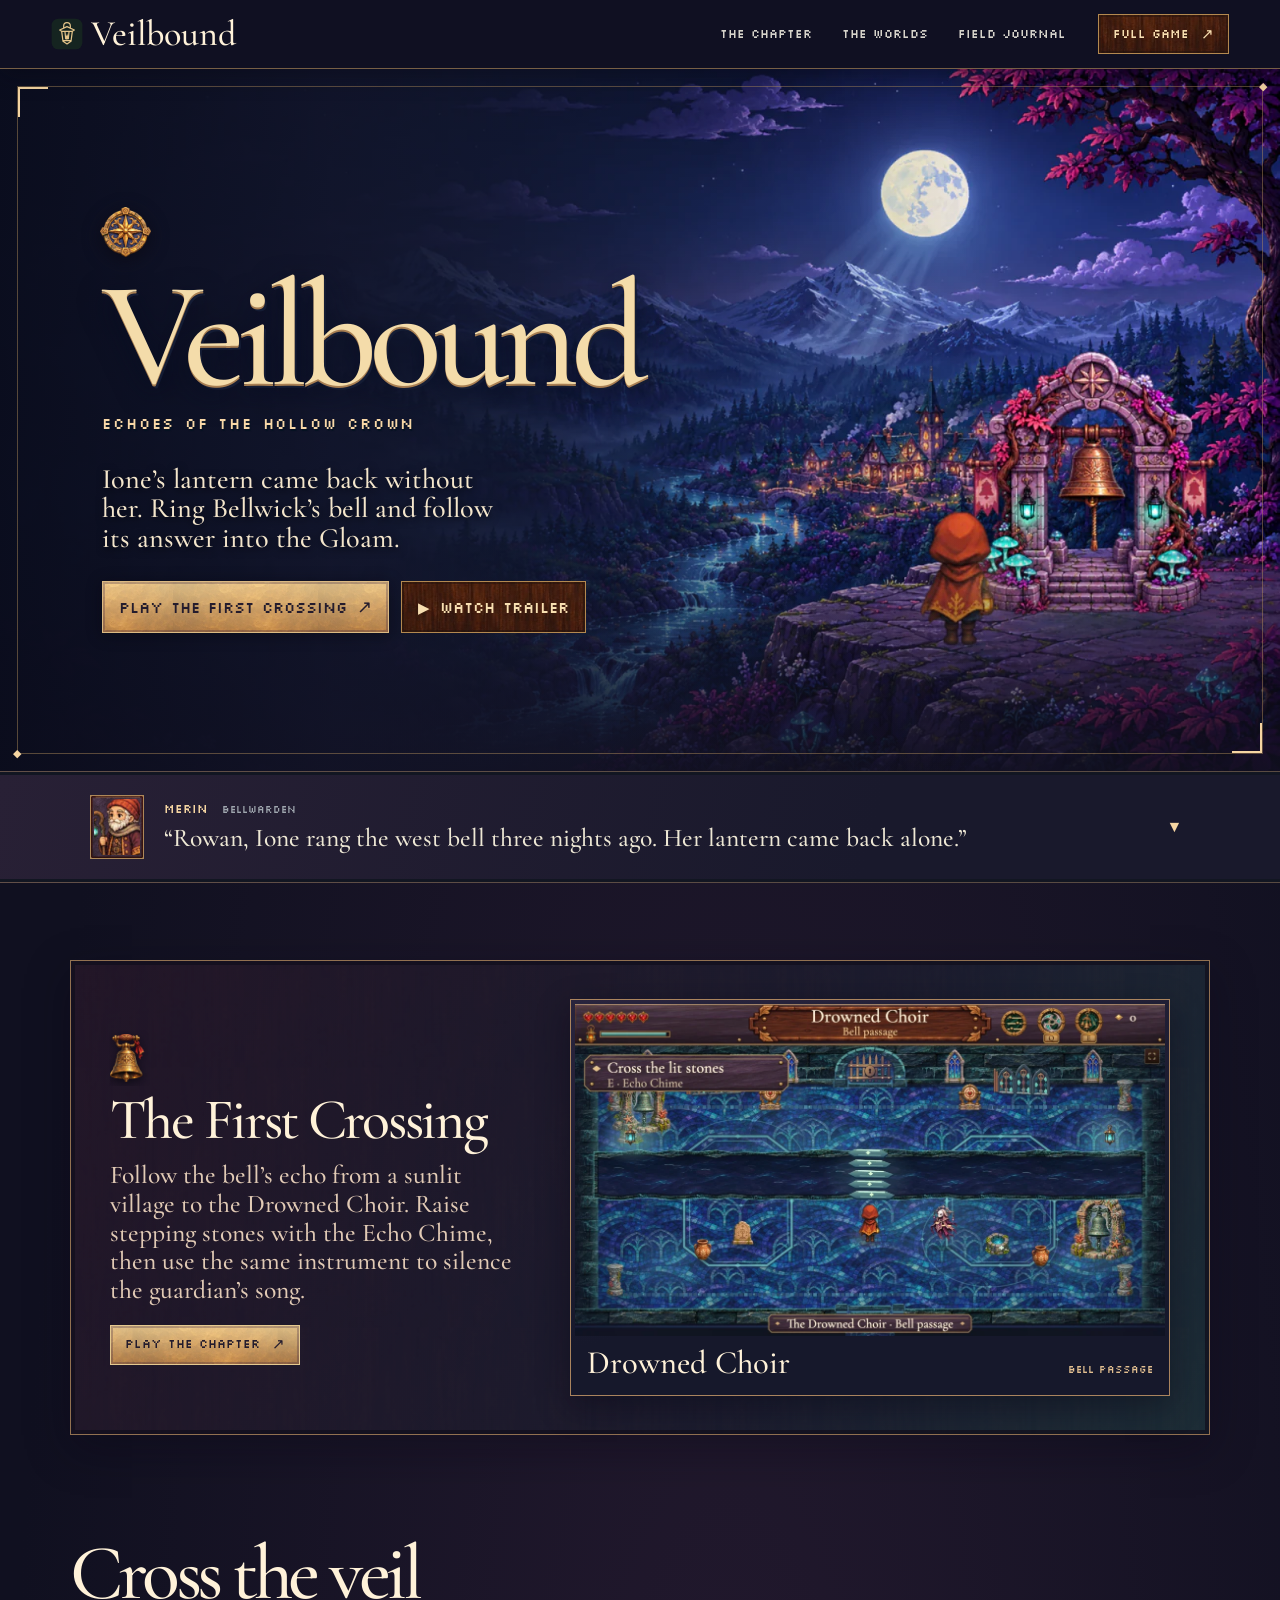
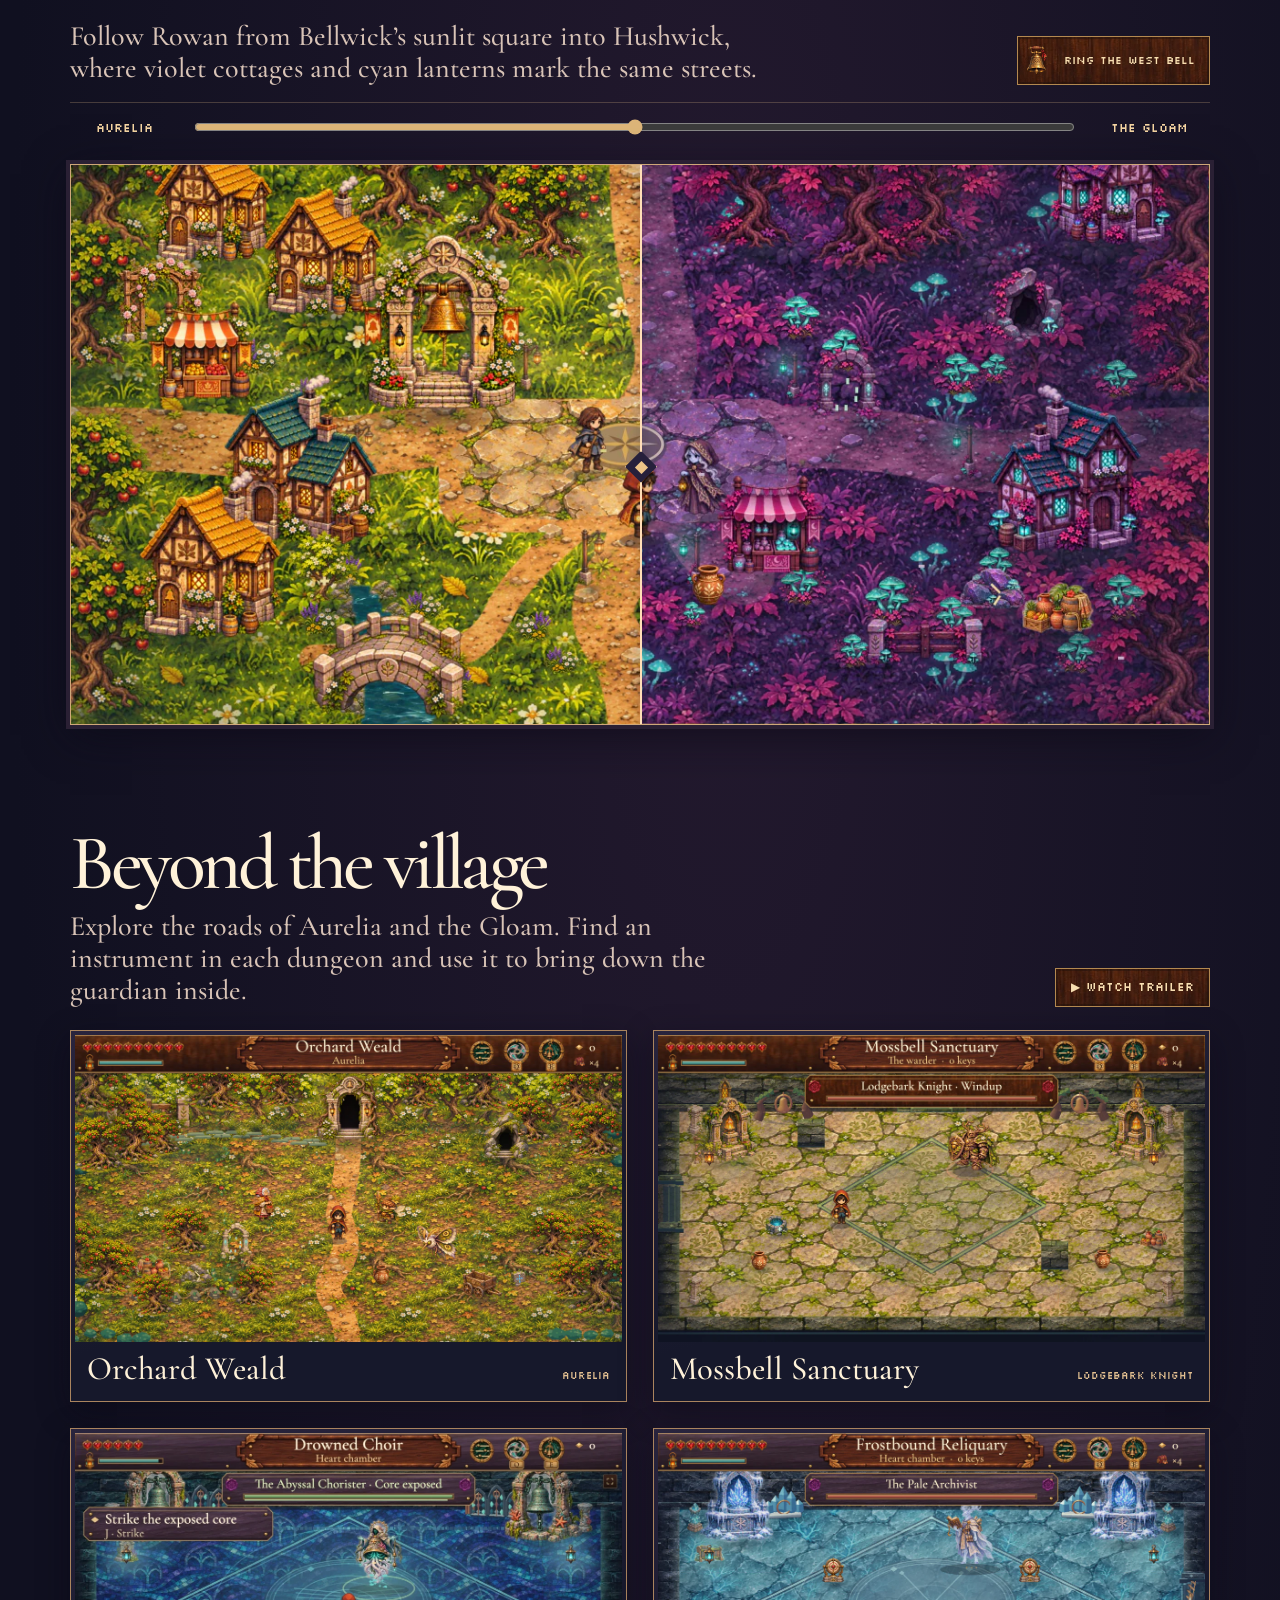
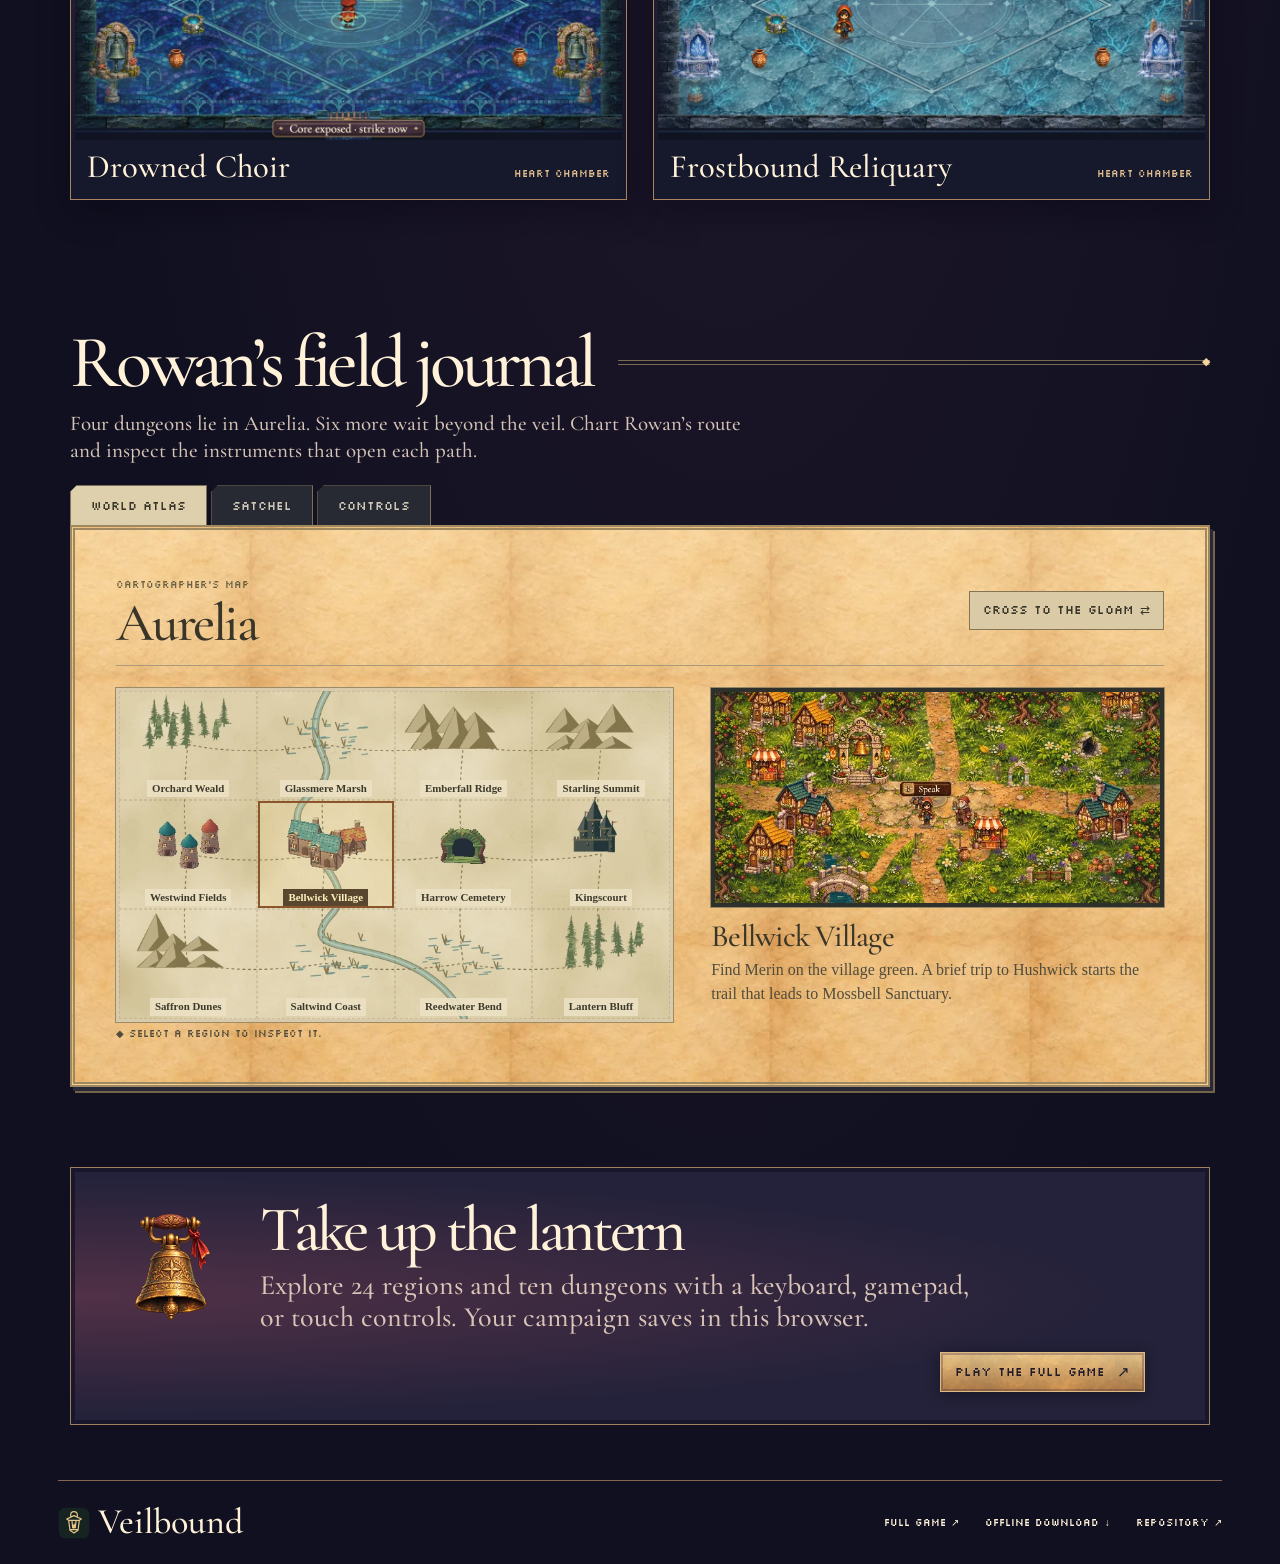
<file: index.html>
<!doctype html>
<html lang="en">
  <head>
    <meta charset="utf-8" />
    <meta name="viewport" content="width=device-width,initial-scale=1" />
    <meta name="theme-color" content="#111729" />
    <title>Veilbound — Echoes of the Hollow Crown</title>
    <meta
      name="description"
      content="Ring Bellwick’s bell and follow its answer into a world of echoes. Play The First Crossing or explore all ten dungeons of Veilbound in your browser."
    />
    <link rel="canonical" href="https://nearbycoder.github.io/veilbound/" />
    <meta property="og:type" content="website" />
    <meta
      property="og:title"
      content="Veilbound — Echoes of the Hollow Crown"
    />
    <meta
      property="og:description"
      content="Ione’s lantern came back without her. Follow the bell into the Gloam in a playable chapter of Veilbound."
    />
    <meta
      property="og:image"
      content="https://nearbycoder.github.io/veilbound/assets/media/bellwick-share.jpg?v=ultra"
    />
    <meta property="og:image:width" content="1200" />
    <meta property="og:image:height" content="675" />
    <meta
      property="og:image:alt"
      content="Gameplay in Bellwick Village, showing Rowan beside the stone square and bell arch."
    />
    <meta
      property="og:url"
      content="https://nearbycoder.github.io/veilbound/"
    />
    <meta name="twitter:card" content="summary_large_image" />
    <link rel="icon" href="./assets/icon.svg" type="image/svg+xml" />
    <link rel="stylesheet" href="./assets/site.css?v=ultra" />
    <link rel="stylesheet" href="./assets/chronicle.css?v=crossing" />
    <link
      rel="preload"
      href="./assets/type/cormorant-garamond-medium.ttf"
      as="font"
      type="font/ttf"
      crossorigin
    />
    <script src="./assets/site.js?v=crossing" defer></script>
  </head>
  <body id="top">
    <a class="skip" href="#main">Skip to game overview</a>
    <header class="hud">
      <div class="hud-inner">
        <a href="#top" class="brand" aria-label="Veilbound home"
          ><img src="./assets/icon.svg" alt="" />Veilbound</a
        >
        <nav aria-label="Site navigation">
          <a href="#crossing">The chapter</a>
          <a href="#veil">The worlds</a>
          <a href="#atlas">Field journal</a>
        </nav>
        <a class="nav-play" href="./play/index.html?launch=1&amp;v=crossing"
          >Full game <span aria-hidden="true">↗</span></a
        >
      </div>
    </header>
    <main id="main">
      <section class="title-screen" aria-labelledby="game-title">
        <picture
          ><source
            media="(max-width:650px)"
            srcset="./assets/media/moonlit-bell-mobile.webp?v=ultra" />
          <img
            class="backdrop"
            src="./assets/media/moonlit-bell.webp?v=ultra"
            width="1600"
            height="900"
            fetchpriority="high"
            alt="Rowan stands by the west bell under a full moon, overlooking the lights of Bellwick Village."
        /></picture>
        <div class="resonance" aria-hidden="true"></div>
        <div class="motes" aria-hidden="true">
          <i></i><i></i><i></i><i></i><i></i><i></i><i></i>
        </div>
        <div class="screen-edge" aria-hidden="true"></div>
        <div class="title-content">
          <div class="title-lockup">
            <img
              class="hero-emblem"
              src="./assets/media/compass.webp"
              width="56"
              height="56"
              alt=""
            />
            <h1 id="game-title">Veilbound</h1>
            <p class="subtitle">Echoes of the Hollow Crown</p>
          </div>
          <p class="hero-description">
            Ione’s lantern came back without her. Ring Bellwick’s bell and
            follow its answer into the Gloam.
          </p>
          <nav class="game-menu" aria-label="Game menu">
            <a class="launch" href="./play/index.html?chapter=crossing"
              >Play The First Crossing <span aria-hidden="true">↗</span></a
            >
            <a
              id="watch"
              data-watch
              href="./assets/media/the-first-crossing.mp4"
              ><span aria-hidden="true">▶</span> Watch trailer</a
            >
          </nav>
        </div>
      </section>
      <div class="dialogue">
        <div class="dialogue-inner">
          <img
            src="./assets/journal/merin.png?v=ultra"
            alt=""
            width="68"
            height="82"
          />
          <div>
            <p class="speaker">Merin <span>Bellwarden</span></p>
            <p id="speech" aria-live="polite">
              “Rowan, Ione rang the west bell three nights ago. Her lantern came
              back alone.”
            </p>
          </div>
          <button
            id="advance"
            aria-label="Next line of Merin’s dialogue"
            hidden
          >
            ▼
          </button>
        </div>
      </div>
      <section class="chapter" id="crossing" aria-labelledby="chapter-heading">
        <div class="chapter-copy">
          <img
            class="chapter-bell"
            src="./assets/media/handbell.webp"
            width="52"
            height="69"
            alt=""
            loading="lazy"
          />
          <h2 id="chapter-heading">The First Crossing</h2>
          <p>
            Follow the bell’s echo from a sunlit village to the Drowned Choir.
            Raise stepping stones with the Echo Chime, then use the same
            instrument to silence the guardian’s song.
          </p>
          <a class="call-to-play" href="./play/index.html?chapter=crossing"
            >Play the chapter <span aria-hidden="true">↗</span></a
          >
        </div>
        <figure class="capture">
          <img
            src="./assets/media/choir-passage.webp"
            alt="Rowan stands at the edge of a flooded vault, where the Echo Chime has revealed luminous stepping stones."
            width="1200"
            height="675"
            loading="lazy"
          />
          <figcaption>
            <span>Drowned Choir</span><small>Bell passage</small>
          </figcaption>
        </figure>
      </section>
      <section class="veil-section" id="veil" aria-labelledby="veil-title">
        <header class="section-intro">
          <div>
            <h2 id="veil-title">Cross the veil</h2>
            <p>
              Follow Rowan from Bellwick’s sunlit square into Hushwick, where
              violet cottages and cyan lanterns mark the same streets.
            </p>
          </div>
          <button id="ring" type="button" hidden>
            <img
              src="./assets/media/handbell.webp"
              width="42"
              height="56"
              alt=""
            />
            <span class="bell-label">Ring the west bell</span>
          </button>
        </header>
        <div class="veil-controls" hidden>
          <button type="button" data-reveal="0">Aurelia</button>
          <label class="veil-range"
            ><span class="sr-only">Blend from Aurelia to the Gloam</span
            ><input id="veil-reveal" type="range" min="0" max="100" value="50"
          /></label>
          <button type="button" data-reveal="100">The Gloam</button>
        </div>
        <div class="veil-frame" id="veil-comparison">
          <img
            src="./assets/media/veil-aurelia.webp?v=ultra"
            width="1200"
            height="590"
            loading="lazy"
            alt="Sunlight on Bellwick’s golden roofs, apple trees, and cobbled square."
          />
          <img
            class="other-world"
            src="./assets/media/veil-gloam.webp?v=ultra"
            width="1200"
            height="590"
            loading="lazy"
            alt="The same view in Hushwick, with violet cottages and glowing blue mushrooms."
          />
          <span class="veil-seam" aria-hidden="true"><b>◆</b></span>
        </div>
      </section>
      <section class="gameplay" id="gameplay" aria-labelledby="gameplay-title">
        <header class="gameplay-heading">
          <div>
            <h2 id="gameplay-title">Beyond the village</h2>
            <p>
              Explore the roads of Aurelia and the Gloam. Find an instrument in
              each dungeon and use it to bring down the guardian inside.
            </p>
          </div>
          <a
            class="reel-link"
            data-watch
            href="./assets/media/the-first-crossing.mp4"
          >
            <span aria-hidden="true">▶</span> Watch trailer
          </a>
        </header>
        <div class="capture-grid">
          <figure class="capture">
            <img
              src="./assets/media/orchard.webp?v=ultra"
              alt="Rowan faces an Acorn Lancer and a Needle Moth on the orchard path beneath Mossbell’s carved arch."
              width="1200"
              height="675"
              loading="lazy"
            />
            <figcaption>
              <span>Orchard Weald</span><small>Aurelia</small>
            </figcaption>
          </figure>
          <figure class="capture">
            <img
              src="./assets/media/mossbell-warder.webp?v=ultra"
              alt="The Lodgebark Knight raises its acorn shield in Mossbell Sanctuary’s warder hall."
              width="1200"
              height="675"
              loading="lazy"
            />
            <figcaption>
              <span>Mossbell Sanctuary</span><small>Lodgebark Knight</small>
            </figcaption>
          </figure>
          <figure class="capture">
            <img
              src="./assets/media/drowned-choir.webp?v=ultra"
              alt="Rowan faces the exposed Abyssal Chorister among rippling floor emblems and blue torchlight."
              width="1200"
              height="675"
              loading="lazy"
            />
            <figcaption>
              <span>Drowned Choir</span><small>Heart chamber</small>
            </figcaption>
          </figure>
          <figure class="capture">
            <img
              src="./assets/media/frostbound.webp?v=ultra"
              alt="The Pale Archivist stands in a chamber of ice, with a snowflake engraved in the floor."
              width="1200"
              height="675"
              loading="lazy"
            />
            <figcaption>
              <span>Frostbound Reliquary</span><small>Heart chamber</small>
            </figcaption>
          </figure>
        </div>
      </section>
      <section class="journal" aria-labelledby="journal-title">
        <header class="journal-head">
          <h2 id="journal-title">Rowan’s field journal</h2>
          <span aria-hidden="true" class="rule"></span>
        </header>
        <p class="journal-intro">
          Four dungeons lie in Aurelia. Six more wait beyond the veil. Chart
          Rowan’s route and inspect the instruments that open each path.
        </p>
        <nav class="folios" aria-label="Journal pages">
          <a href="#atlas" data-folio="atlas">World atlas</a
          ><a href="#satchel" data-folio="satchel">Satchel</a
          ><a href="#controls" data-folio="controls">Controls</a>
        </nav>
        <section class="paper" id="atlas" aria-labelledby="atlas-heading">
          <div class="page-head">
            <div>
              <span class="kicker">Cartographer’s map</span>
              <h3 id="atlas-heading">Aurelia</h3>
            </div>
            <button class="veil-switch" id="cross" hidden>
              Cross to the Gloam <span aria-hidden="true">⇄</span>
            </button>
          </div>
          <div class="atlas-spread">
            <div class="map-side">
              <div
                id="map-grid"
                class="map-grid"
                role="group"
                aria-label="Choose a region"
              ></div>
              <p class="map-key">◆ Select a region to inspect it.</p>
            </div>
            <figure class="region">
              <div class="mat">
                <img
                  id="land-art"
                  loading="lazy"
                  src="./assets/journal/land-0-5.webp?v=ultra"
                  width="620"
                  height="294"
                  alt="Bellwick Village in Aurelia."
                />
              </div>
              <figcaption aria-live="polite">
                <h4 id="land-title">Bellwick Village</h4>
                <p id="land-note">
                  Find Merin on the village green. A brief trip to Hushwick
                  starts the trail that leads to Mossbell Sanctuary.
                </p>
              </figcaption>
            </figure>
          </div>
          <noscript
            ><p>
              Across the veil, Bellwick Village becomes Hushwick. Explore both
              worlds in the game.
            </p></noscript
          >
        </section>
        <section class="paper" id="satchel" aria-labelledby="satchel-heading">
          <div class="page-head">
            <div>
              <span class="kicker">Equipment</span>
              <h3 id="satchel-heading">The satchel</h3>
            </div>
          </div>
          <p class="intro">
            Equip two instruments at a time. The tool you bring home from a
            dungeon can open an old path.
          </p>
          <div class="gear-spread">
            <div
              id="item-grid"
              class="item-grid"
              role="group"
              aria-label="Inspect an instrument"
            ></div>
            <div class="item-detail" aria-live="polite">
              <img
                id="item-art"
                src="./assets/journal/item-10.png?v=0610692"
                width="200"
                height="160"
                alt=""
              />
              <h4 id="item-title">Burst Satchel</h4>
              <p id="item-note">
                Burst charges open cracked masonry. Pots replenish charges.
              </p>
            </div>
          </div>
        </section>
        <section class="paper" id="controls" aria-labelledby="control-heading">
          <div class="page-head">
            <div>
              <span class="kicker">How to play</span>
              <h3 id="control-heading">Lantern-bearer’s handbook</h3>
            </div>
          </div>
          <div class="handbook">
            <div>
              <h4>Your first quest</h4>
              <p>
                Meet Merin on the Bellwick green to collect Ione’s Burst
                Satchel. Follow the trail into Hushwick and back, then head west
                through Westwind Fields and north to Mossbell Sanctuary.
              </p>
              <a
                class="ink-link"
                href="./play/index.html?launch=1&amp;v=crossing"
                >▶ Play Veilbound</a
              >
            </div>
            <div class="control-list">
              <details open>
                <summary>Keyboard controls</summary>
                <dl>
                  <div>
                    <dt>Move</dt>
                    <dd>WASD / Arrow keys</dd>
                  </div>
                  <div>
                    <dt>Strike / Guard</dt>
                    <dd>J / Hold K</dd>
                  </div>
                  <div>
                    <dt>Dodge / Interact</dt>
                    <dd>Space / F</dd>
                  </div>
                  <div>
                    <dt>Use instruments</dt>
                    <dd>Q / E</dd>
                  </div>
                  <div>
                    <dt>Equipment / Map / Pause</dt>
                    <dd>Tab / M / Esc</dd>
                  </div>
                </dl>
              </details>
              <details>
                <summary>Touch &amp; gamepad</summary>
                <p>
                  On touch screens, use the directional pad on the left and
                  action buttons on the right. On a gamepad, move with the left
                  stick or D-pad. The bottom face button strikes and the left
                  bumper guards.
                </p>
              </details>
              <details>
                <summary>Settings &amp; saves</summary>
                <p>
                  Choose Ultra 4K in Graphics for a 3840 × 2160 game view, and
                  use the corner button to enter fullscreen. Settings also
                  include volume, motion, and trail guidance. Use Export save
                  and Import save in the pause menu to move your journey to
                  another device.
                </p>
              </details>
            </div>
          </div>
        </section>
      </section>
      <section class="final-invite" aria-labelledby="invite-title">
        <img
          src="./assets/media/handbell.webp"
          width="100"
          height="132"
          alt=""
          loading="lazy"
        />
        <div>
          <h2 id="invite-title">Take up the lantern</h2>
          <p>
            Explore 24 regions and ten dungeons with a keyboard, gamepad, or
            touch controls. Your campaign saves in this browser.
          </p>
        </div>
        <a class="call-to-play" href="./play/index.html?launch=1&amp;v=crossing"
          >Play the full game <span aria-hidden="true">↗</span></a
        >
      </section>
    </main>
    <footer>
      <a class="brand" href="#top"
        ><img src="./assets/icon.svg" alt="" />Veilbound</a
      ><a href="./play/index.html?launch=1&amp;v=crossing">Full game ↗</a
      ><a href="./downloads/veilbound.zip" download>Offline download ↓</a
      ><a href="https://github.com/nearbycoder/veilbound">Repository ↗</a>
    </footer>
    <dialog id="screening" aria-labelledby="film-title">
      <div class="film-top">
        <h2 id="film-title">The First Crossing</h2>
        <button type="button" aria-label="Close trailer">×</button>
      </div>
      <video
        controls
        playsinline
        preload="none"
        poster="./assets/media/choir-passage.webp"
        aria-label="Gameplay trailer for The First Crossing"
      >
        <source src="./assets/media/the-first-crossing.mp4" type="video/mp4" />
        <track
          kind="captions"
          src="./assets/media/the-first-crossing.en.vtt"
          srclang="en"
          label="English"
        />
      </video>
    </dialog>
  </body>
</html>
</file>
<file: assets/site.css>
@font-face {
  font-family: Silk;
  src: url(type/Silkscreen-Regular.ttf) format("truetype");
  font-display: swap;
}
@font-face {
  font-family: Cormorant;
  src: url(type/cormorant-garamond-medium.ttf) format("truetype");
  font-display: swap;
}
:root {
  color-scheme: dark;
  --night: #111729;
  --deep: #171e33;
  --gold: #edcd91;
  --ivory: #fff2ce;
  --bronze: #a08055;
  --enamel: linear-gradient(#30354d, #1b243b 28%, #161d32);
  --paper: #eadfc5;
  --ink: #393529;
  --pixel: Silk, monospace;
  --serif: Cormorant, Georgia, serif;
}
* {
  box-sizing: border-box;
}
body {
  margin: 0;
  background: var(--night);
  color: var(--ivory);
  font:
    16px/1.5 Georgia,
    serif;
}
a {
  color: inherit;
  text-decoration: none;
}
button,
summary {
  cursor: pointer;
  font: inherit;
  color: inherit;
}
button {
  background: none;
}
img {
  max-width: 100%;
}
[hidden] {
  display: none !important;
}
a:focus-visible,
button:focus-visible,
summary:focus-visible,
video:focus-visible {
  outline: 3px solid #d28e39;
  outline-offset: 4px;
}
.skip {
  position: fixed;
  z-index: 20;
  left: 16px;
  top: -90px;
  background: var(--gold);
  color: var(--ink);
  padding: 9px;
}
.skip:focus {
  top: 8px;
}
.hud {
  background: var(--enamel);
  border-bottom: 1px solid #b39260;
  box-shadow: 0 3px #111729;
  position: relative;
  z-index: 2;
}
.hud-inner,
footer {
  width: min(1320px, 91%);
  margin: auto;
  display: flex;
  align-items: center;
}
.hud-inner {
  min-height: 66px;
  gap: 38px;
}
.brand {
  display: flex;
  align-items: center;
  gap: 8px;
  font: 500 36px/0.9 var(--serif);
  color: var(--ivory);
}
.brand img {
  width: 32px;
  height: 32px;
  image-rendering: pixelated;
}
.hud nav {
  margin-left: auto;
  display: flex;
  gap: 30px;
}
.hud nav a,
.hud button,
.speaker,
.subtitle,
.kicker,
.folios a,
.map-key,
.veil-switch,
.ink-link,
.reel-link,
.capture small,
footer > a:not(.brand),
#screening p,
.item-tag {
  font: 12px/1.4 var(--pixel);
}
.hud nav a {
  color: #d7d4cb;
}
.hud a:hover,
.hud button:hover,
footer a:hover {
  color: var(--gold);
}
.hud button {
  border: 1px solid #927953;
  box-shadow: inset 0 0 0 2px #151b2f;
  background: #212a40;
  padding: 8px 12px;
  color: var(--gold);
}
.hud button span:first-child {
  font-family: Georgia;
  font-size: 16px;
}
.title-screen {
  position: relative;
  isolation: isolate;
  overflow: hidden;
  background: #161e34;
  min-height: clamp(520px, 70svh, 840px);
  display: grid;
  align-items: center;
}
.title-screen picture,
.backdrop,
.title-screen:before,
.motes,
.screen-edge {
  position: absolute;
  inset: 0;
  width: 100%;
  height: 100%;
  pointer-events: none;
}
.backdrop {
  object-fit: cover;
  object-position: 92% 24%;
}
.title-screen picture {
  z-index: -4;
}
.title-screen:before {
  content: "";
  z-index: -2;
  background:
    linear-gradient(90deg, #060c1b70, #0b14293d 35%, transparent 64%),
    linear-gradient(0deg, #1117298f, transparent 18%);
}
.screen-edge {
  inset: 14px;
  width: auto;
  height: auto;
  border: 1px solid #efe1a844;
  z-index: -1;
  background:
    linear-gradient(var(--gold), var(--gold)) left top/30px 2px no-repeat,
    linear-gradient(var(--gold), var(--gold)) left top/2px 30px no-repeat,
    linear-gradient(var(--gold), var(--gold)) right bottom/30px 2px no-repeat,
    linear-gradient(var(--gold), var(--gold)) right bottom/2px 30px no-repeat;
}
.screen-edge:before,
.screen-edge:after {
  content: "◆";
  position: absolute;
  color: var(--gold);
  font: 11px/1 Georgia;
}
.screen-edge:before {
  top: -6px;
  right: -5px;
}
.screen-edge:after {
  bottom: -6px;
  left: -5px;
}
.title-content {
  position: relative;
  width: min(1270px, 84%);
  margin: 0 auto;
  padding: 56px 0 64px;
}
.title-lockup {
  width: max-content;
  max-width: 100%;
}
.title-lockup h1 {
  font: 500 clamp(100px, 10.8vw, 160px) / 0.82 var(--serif);
  letter-spacing: -0.045em;
  color: #f6dfa9;
  margin: 13px 0 17px;
  text-shadow:
    0 2px #a77e52,
    2px 4px #141c34,
    0 9px 28px #070d21;
}
.crown {
  display: flex;
  align-items: center;
  gap: 14px;
  height: 24px;
}
.crown i {
  width: 50px;
  height: 1px;
  background: linear-gradient(90deg, transparent, #ddbd7d);
}
.crown i:first-child {
  display: none;
}
.crown i:last-child {
  transform: rotate(180deg);
}
.crown b {
  width: 31px;
  height: 22px;
  background: var(--gold);
  clip-path: polygon(
    0 15%,
    30% 45%,
    49% 0,
    60% 20%,
    47% 48%,
    57% 50%,
    50% 85%,
    66% 46%,
    57% 43%,
    68% 28%,
    72% 45%,
    100% 12%,
    88% 84%,
    13% 84%,
    13% 91%,
    87% 91%,
    86% 100%,
    15% 100%
  );
}
.subtitle {
  color: #f5d89c;
  font-size: clamp(11px, 1.17vw, 18px);
  letter-spacing: 0.11em;
  margin: 0;
  text-shadow: 1px 2px 1px #051222;
}
.game-menu {
  display: grid;
  margin-top: 36px;
  width: min(328px, 100%);
  padding: 7px;
  background: linear-gradient(112deg, #323b53f2, #1b233bee 64%, #171e32ef);
  border: 1px solid #99805a;
  box-shadow:
    inset 0 0 0 3px #141a2b,
    0 0 0 2px #131322,
    4px 5px 0 #070f215c;
}
.game-menu a {
  display: flex;
  align-items: center;
  gap: 12px;
  padding: 9px 12px;
  color: #e1decc;
  font: 15px/1.4 var(--pixel);
  border: 1px solid transparent;
}
.game-menu small {
  margin-left: auto;
  font: 15px monospace;
}
.game-menu .pointer {
  width: 12px;
  font: 11px/1 Arial;
  opacity: 0;
}
.game-menu a:first-child,
.game-menu:has(a:hover) a:hover,
.game-menu:has(a:focus-visible) a:focus-visible {
  color: #302c26;
  background: linear-gradient(90deg, #ebce91, #d1ae75);
  border-color: #f3dba5;
  box-shadow: inset 0 0 0 2px #bc995c;
}
.game-menu a:first-child .pointer,
.game-menu a:hover .pointer,
.game-menu a:focus-visible .pointer {
  opacity: 1;
}
.game-menu:has(a:not(:first-child):hover) a:first-child:not(:hover),
.game-menu:has(a:not(:first-child):focus-visible)
  a:first-child:not(:focus-visible) {
  background: transparent;
  border-color: transparent;
  color: #e1decc;
  box-shadow: none;
}
.game-menu:has(a:not(:first-child):hover) a:first-child .pointer,
.game-menu:has(a:not(:first-child):focus-visible) a:first-child .pointer {
  opacity: 0;
}
.motes {
  z-index: -1;
  overflow: hidden;
}
.motes i {
  position: absolute;
  top: 69%;
  left: 58%;
  width: 3px;
  height: 3px;
  background: #ffda8a;
  box-shadow: 0 0 8px #ffc86c;
  animation: drift 6s infinite ease-in-out both;
}
.motes i:nth-child(2) {
  top: 45%;
  left: 71%;
  animation-delay: -2s;
}
.motes i:nth-child(3) {
  top: 59%;
  left: 84%;
  animation-delay: -4s;
}
.motes i:nth-child(4) {
  top: 73%;
  left: 63%;
  animation-delay: -1s;
}
.motes i:nth-child(5) {
  top: 78%;
  left: 79%;
  animation-delay: -3s;
}
.motes i:nth-child(6) {
  top: 66%;
  left: 44%;
  animation-delay: -5s;
}
.motes i:nth-child(7) {
  top: 81%;
  left: 70%;
  animation-delay: -2.7s;
}
@keyframes drift {
  0%,
  100% {
    opacity: 0;
    transform: translate(0, 5px);
  }
  40% {
    opacity: 0.9;
  }
  85% {
    opacity: 0.2;
    transform: translate(7px, -22px);
  }
}
.dialogue {
  border-block: 1px solid #968256;
  background: var(--enamel);
  box-shadow:
    inset 0 3px #121622,
    inset 0 -3px #121622;
}
.dialogue-inner {
  width: min(1160px, 86%);
  margin: auto;
  display: flex;
  align-items: center;
  gap: 20px;
  min-height: 110px;
  padding: 15px 0;
}
.dialogue img {
  width: 54px;
  height: auto;
}
.speaker {
  color: var(--gold);
  margin: 0 0 5px;
}
.speaker span {
  margin-left: 8px;
  color: #9fa6ae;
  font-size: 10px;
}
.dialogue #speech {
  margin: 0;
  font: 500 clamp(20px, 2vw, 28px) / 1.18 var(--serif);
  color: #eee8d5;
}
.dialogue button {
  margin-left: auto;
  padding: 14px 8px;
  border: 0;
  color: var(--gold);
  font-size: 16px;
}
.gameplay,
.journal {
  max-width: 1250px;
  width: 89%;
  margin-inline: auto;
}
.gameplay {
  padding: clamp(40px, 5.5vw, 76px) 0 0;
}
.gameplay-heading {
  display: flex;
  align-items: center;
  justify-content: space-between;
  flex-wrap: wrap;
  gap: 14px 24px;
  margin-bottom: 22px;
}
.gameplay h2,
.journal h2 {
  font: 500 clamp(42px, 4.7vw, 66px) / 0.98 var(--serif);
  margin: 0;
  letter-spacing: -0.035em;
}
.reel-link {
  padding: 10px 15px;
  color: var(--gold);
  border: 1px solid var(--bronze);
  background: var(--deep);
}
.reel-link:hover {
  background: #262e47;
  color: var(--ivory);
}
.capture-grid {
  display: grid;
  grid-template-columns: repeat(2, minmax(0, 1fr));
  gap: clamp(14px, 2.5vw, 30px);
}
.capture {
  margin: 0;
  padding: 5px;
  border: 1px solid var(--bronze);
  box-shadow: inset 0 0 0 2px #0b1020;
  background: var(--enamel);
}
.capture img {
  display: block;
  width: 100%;
  height: auto;
}
.capture figcaption {
  display: flex;
  justify-content: space-between;
  align-items: baseline;
  gap: 6px 12px;
  flex-wrap: wrap;
  padding: 9px 12px 6px;
  color: var(--ivory);
  font: 500 clamp(24px, 2.55vw, 34px) / 1.06 var(--serif);
}
.capture small {
  color: var(--gold);
  font-size: 10px;
}
.journal {
  padding: clamp(56px, 7vw, 96px) 0 68px;
}
.journal-head {
  display: flex;
  align-items: center;
  gap: 25px;
  margin-bottom: 22px;
}
.rule {
  flex: 1;
  height: 5px;
  border-block: 1px solid #776b50;
  position: relative;
}
.rule:after {
  content: "◆";
  font-size: 11px;
  position: absolute;
  right: 0;
  top: -8px;
  color: var(--gold);
}
.folios {
  display: flex;
  gap: 4px;
  align-items: end;
}
.folios a {
  color: #cdc8b8;
  background: #282a33;
  border: 1px solid #7b6f55;
  border-bottom: 0;
  padding: 12px 20px 10px;
  clip-path: polygon(0 6px, 6px 0, 100% 0, 100% 100%, 0 100%);
}
.folios a[aria-current="page"] {
  color: var(--ink);
  background: #dfd0ad;
}
.paper {
  scroll-margin-top: 10px;
  color: var(--ink);
  background:
    radial-gradient(ellipse at 12% 95%, #d6c7a2aa, transparent 52%),
    repeating-linear-gradient(94deg, #b2a17c0a 0 1px, transparent 2px 5px),
    #e9ddc1;
  border: 5px double #9e8860;
  box-shadow:
    3px 4px #292837,
    5px 6px #736447;
  padding: clamp(22px, 3.2vw, 44px);
  margin: 0 0 12px;
  color-scheme: light;
}
.page-head {
  display: flex;
  align-items: center;
  justify-content: space-between;
  gap: 14px;
  border-bottom: 1px solid #a99a79;
  padding-bottom: 15px;
  margin-bottom: 22px;
}
.kicker,
.item-tag {
  font-size: 10px;
  color: #696044;
}
.paper h3 {
  font: 400 clamp(37px, 4.2vw, 60px) / 0.98 var(--serif);
  letter-spacing: -0.045em;
  margin: 2px 0 0;
}
.veil-switch,
.ink-link {
  border: 1px solid #857452;
  padding: 10px 13px;
  background: #dacaa6;
  color: #393729;
}
.veil-switch:hover,
.ink-link:hover {
  background: #ccbb93;
}
.atlas-spread {
  display: grid;
  grid-template-columns: 1.23fr 1fr;
  gap: clamp(24px, 3vw, 46px);
  align-items: start;
}
.map-grid {
  display: grid;
  grid-template-columns: repeat(4, 1fr);
  aspect-ratio: 5/3;
  background: #ccc09a url(journal/atlas-0.webp?v=0610692) center/100% 100%;
  outline: 1px solid #9c8c66;
  border: 3px solid #d9caab;
}
.map-grid.dark {
  background-image: url(journal/atlas-1.webp?v=0610692);
}
.map-grid button {
  position: relative;
  border: 1px dashed #847a5d35;
  display: grid;
  align-items: end;
  justify-items: center;
  padding: 2px;
  line-height: 1.1;
}
.map-grid button > span {
  font:
    600 clamp(10px, 0.85vw, 13px) / 1.05 Georgia,
    serif;
  background: #ece1c3e8;
  color: #3e3a2b;
  padding: 3px 5px;
}
.map-grid button[aria-pressed="true"] {
  outline: 2px solid #8a552d;
  outline-offset: -3px;
  background: #ffdf7e20;
}
.map-grid button[aria-pressed="true"] > span {
  background: #59462f;
  color: #fff1bd;
}
.map-grid button:hover {
  background: #fff3bb41;
}
.map-key {
  color: #736347;
  font-size: 10px;
  margin: 10px 0 0;
}
.region,
.item-detail {
  margin: 0;
}
.mat {
  padding: 4px;
  background: #2d302b;
  outline: 1px solid #968666;
}
.mat img {
  display: block;
  width: 100%;
  height: auto;
}
.paper h4 {
  font: 500 31px/1.06 var(--serif);
  margin: 13px 0 6px;
  letter-spacing: -0.025em;
}
.paper p {
  margin: 5px 0 0;
  color: #514c3c;
}
.gear-spread,
.handbook {
  display: grid;
  grid-template-columns: 1.15fr 1fr;
  gap: 30px;
  align-items: start;
}
.gear-spread {
  margin-top: 20px;
}
.item-grid {
  display: grid;
  grid-template-columns: repeat(4, 1fr);
  gap: 5px;
}
.item-grid button {
  aspect-ratio: 1.3;
  background: var(--enamel);
  border: 3px double #948260;
  padding: 2px;
}
.item-grid button[aria-pressed="true"] {
  background: #36415e;
  border-color: #f7cf78;
  outline: 2px solid #685735;
}
.item-grid button:hover {
  background: #3b4563;
}
.item-grid img,
.item-detail img {
  width: 100%;
  height: 100%;
  object-fit: contain;
  display: block;
}
.item-detail img {
  width: 190px;
  height: 145px;
  background: radial-gradient(ellipse, #b8a37966, transparent 68%);
}
.handbook h4 {
  margin-top: 2px;
}
.ink-link {
  display: inline-block;
  margin-top: 20px;
}
.control-list details {
  border-bottom: 1px solid #af9f7e;
  padding-bottom: 7px;
}
.control-list summary {
  font: 500 24px var(--serif);
  padding: 5px 0;
}
.control-list dl {
  font: 14px/1.5 Georgia;
  margin: 7px 0;
}
.control-list dl div {
  display: flex;
  justify-content: space-between;
  gap: 12px;
  padding: 3px 0;
}
.control-list dd {
  margin: 0;
  text-align: right;
}
.control-list p {
  font-size: 15px;
}
footer {
  border-top: 1px solid #726a50;
  min-height: 84px;
  gap: 26px;
}
footer > a:nth-child(2) {
  margin-left: auto;
}
footer a:not(.brand) {
  font-size: 10px;
}
#screening {
  width: min(930px, 94vw);
  padding: 0;
  max-height: 94svh;
  overflow: auto;
  background: #1b2030;
  color: var(--ivory);
  border: 4px double #ac9466;
}
#screening::backdrop {
  background: #080d1deb;
}
.film-top {
  display: flex;
  align-items: center;
  justify-content: space-between;
  padding: 8px 15px;
}
.film-top h2 {
  font: 500 38px var(--serif);
  margin: 0;
}
.film-top button {
  font: 25px monospace;
  border: 0;
  min-width: 42px;
  min-height: 42px;
}
#screening video {
  display: block;
  width: 100%;
}
#screening p {
  font-size: 10px;
  margin: 10px 15px 15px;
}
@media (max-width: 850px) {
  .hud-inner {
    gap: 16px;
  }
  .hud nav {
    gap: 15px;
  }
  .hud nav a,
  .hud button {
    font-size: 10px;
  }
  .atlas-spread {
    grid-template-columns: 1fr 1fr;
  }
  .map-grid {
    aspect-ratio: 1.4;
  }
  .brand {
    font-size: 28px;
  }
  .title-content {
    width: 85%;
  }
}
@media (max-width: 740px) {
  .hud nav {
    display: none;
  }
  .hud button {
    margin-left: auto;
  }
}
@media (max-width: 650px) {
  .hud-inner {
    width: 91%;
    min-height: 52px;
  }
  .hud button {
    padding: 5px 8px;
  }
  .title-screen {
    min-height: clamp(552px, 73svh, 675px);
    align-items: end;
  }
  .title-screen picture {
    height: 74%;
  }
  .title-screen:before {
    background: linear-gradient(
      0deg,
      #111729 25%,
      #111729ad 38%,
      #10192f35 51%,
      transparent 66%
    );
  }
  .backdrop {
    object-position: center 46%;
  }
  .title-content {
    width: 88%;
    padding: 85px 0 28px;
  }
  .title-lockup {
    margin-inline: auto;
    text-align: center;
  }
  .title-lockup h1 {
    font-size: clamp(70px, 21.5vw, 116px);
    margin: 8px 0 11px;
  }
  .crown {
    justify-content: center;
    height: 16px;
  }
  .crown i:first-child {
    display: block;
  }
  .crown b {
    height: 17px;
    width: 24px;
  }
  .subtitle {
    font-size: clamp(9px, 2.7vw, 14px);
    letter-spacing: 0.07em;
  }
  .game-menu {
    width: min(290px, 93%);
    margin: 17px auto 0;
    padding: 4px;
  }
  .game-menu a {
    font-size: 12px;
    padding: 6px 9px;
  }
  .screen-edge {
    inset: 8px;
  }
  .dialogue-inner {
    width: 91%;
    gap: 10px;
    min-height: 111px;
    padding: 12px 0;
  }
  .dialogue img {
    width: 43px;
  }
  .dialogue #speech {
    font-size: 20px;
  }
  .speaker {
    font-size: 11px;
  }
  .speaker span {
    font-size: 8px;
    margin-left: 4px;
  }
  .dialogue button {
    font-size: 12px;
    padding: 14px 5px;
  }
  .capture-grid {
    grid-template-columns: 1fr;
  }
  .gameplay h2 {
    font-size: 40px;
  }
  .gameplay,
  .journal {
    width: 91%;
  }
  .journal {
    padding: 35px 0 45px;
  }
  .journal-head {
    gap: 12px;
    margin-bottom: 16px;
  }
  .journal h2 {
    font-size: 39px;
  }
  .folios {
    gap: 3px;
  }
  .folios a {
    padding: 9px 10px;
    font-size: 10px;
  }
  .paper {
    padding: 15px;
  }
  .atlas-spread,
  .handbook,
  .gear-spread {
    grid-template-columns: 1fr;
    gap: 19px;
  }
  .map-grid {
    aspect-ratio: 1.68;
  }
  .map-grid button > span {
    font-size: 10px;
    padding: 2px;
  }
  .page-head {
    gap: 8px;
    margin-bottom: 15px;
  }
  .veil-switch {
    padding: 7px;
    font-size: 9px;
    max-width: 130px;
  }
  .gear-spread {
    grid-template-columns: 1.1fr 1fr;
    gap: 12px;
  }
  .item-grid {
    grid-template-columns: repeat(3, 1fr);
    gap: 3px;
  }
  .item-detail img {
    width: 115px;
    height: 80px;
  }
  .paper h4 {
    font-size: 26px;
  }
  .paper p {
    font-size: 15px;
  }
  .map-key {
    font-size: 9px !important;
  }
  .hud .brand img,
  footer .brand img {
    width: 25px;
    height: 25px;
  }
  footer {
    gap: 12px;
    min-height: 66px;
  }
  footer > a:nth-child(2) {
    display: none;
  }
  footer > a:last-child {
    margin-left: auto;
  }
}
@media (prefers-reduced-motion: reduce) {
  .motes {
    display: none;
  }
}
.ringing .crown {
  filter: drop-shadow(0 0 8px #ffd97c);
}
.ringing .screen-edge {
  border-color: #edce89;
}
.ringing #ring {
  color: #fff2cb;
  background: #41383b;
}
.journal-intro {
  max-width: 690px;
  color: #d2cbb7;
  margin: -8px 0 21px;
  font: 21px/1.28 var(--serif);
}
.resonance {
  position: absolute;
  left: 85%;
  top: 66%;
  width: 8px;
  height: 8px;
  border-radius: 50%;
  pointer-events: none;
}
.ringing .resonance:before,
.ringing .resonance:after {
  content: "";
  position: absolute;
  inset: -24px;
  border: 1px solid #fff1b5;
  border-radius: 50%;
  animation: echo 1.5s ease-out both;
}
.ringing .resonance:after {
  animation-delay: 0.25s;
}
@keyframes echo {
  from {
    opacity: 0.75;
    transform: scale(0.4);
  }
  to {
    opacity: 0;
    transform: scale(3.3);
  }
}
@media (max-width: 850px) {
  .resonance {
    left: 82%;
    top: 58%;
  }
}
@media (max-width: 650px) {
  .resonance {
    left: 73%;
    top: 47%;
  }
  .journal-intro {
    font-size: 19px;
    margin-top: 0;
  }
}
@media (prefers-reduced-motion: reduce) {
  .ringing .resonance {
    display: none;
  }
}
</file>
<file: assets/chronicle.css>
:root {
  --night: #101020;
  --deep: #1d1a30;
  --gold: #f5d5a2;
  --ivory: #fff2d9;
  --bronze: #987856;
  --enamel: linear-gradient(165deg, #29243d, #16182b 63%);
}

html {
  scroll-behavior: smooth;
}
body {
  background: radial-gradient(
    ellipse at 57% 43%,
    #23192e 0,
    var(--night) 45rem
  );
}
.sr-only {
  position: absolute;
  width: 1px;
  height: 1px;
  padding: 0;
  clip-path: inset(50%);
  overflow: hidden;
  white-space: nowrap;
}
.hud {
  position: sticky;
  top: 0;
  z-index: 4;
  background: #101022;
  border-color: #ac8857aa;
  box-shadow: 0 5px 24px #08081166;
}
.hud-inner {
  width: min(1280px, 92%);
  min-height: 68px;
  gap: 32px;
}
.hud nav a {
  padding: 8px 0;
}
.nav-play,
.call-to-play {
  display: inline-flex;
  align-items: center;
  justify-content: center;
  gap: 12px;
  min-height: 40px;
  padding: 8px 14px;
  border: 1px solid #a88457;
  color: var(--gold);
  font: 12px/1.4 var(--pixel);
}
.nav-play:hover,
.call-to-play:hover {
  background: #49344a;
}
.nav-play span,
.call-to-play span {
  font-family: Georgia, serif;
  font-size: 15px;
}
.title-screen {
  min-height: clamp(565px, 78svh, 870px);
}
.title-screen:before {
  background:
    linear-gradient(
      90deg,
      #0a0c1ce0 0%,
      #121327b8 26%,
      #17162930 55%,
      transparent 78%
    ),
    linear-gradient(0deg, #111020e5 0%, transparent 34%);
}
.screen-edge {
  inset: 17px;
  border-color: #b6915d75;
}
.title-content {
  padding-block: 45px;
}
.hero-emblem {
  display: block;
  width: 51px;
  height: 51px;
  object-fit: contain;
  filter: drop-shadow(0 4px 9px #0b0a16);
  transform: translateX(-2px);
  margin-bottom: 16px;
}
.title-lockup h1 {
  margin: 0 0 16px;
  font-size: clamp(105px, 11.8vw, 174px);
  color: #f4dcaa;
  letter-spacing: -0.055em;
}
.subtitle {
  color: #f8d7a7;
  letter-spacing: 0.12em;
}
.hero-description {
  max-width: 399px;
  font: 500 clamp(23px, 2.2vw, 32px) / 1.06 var(--serif);
  color: #f4e6cc;
  margin: 30px 0 0;
  text-shadow: 1px 2px 8px #080912;
}
.game-menu {
  width: auto;
  margin-top: 27px;
  padding: 0;
  display: flex;
  gap: 12px;
  flex-wrap: wrap;
  background: none;
  box-shadow: none;
  border: 0;
}
.game-menu a {
  padding: 14px 16px;
  width: auto;
  min-height: 48px;
  justify-content: center;
  gap: 10px;
  border: 1px solid #e5c58a85;
  background: #1a192cd9;
  color: var(--gold);
  text-align: center;
}
.game-menu a.launch,
.final-invite .call-to-play {
  background: linear-gradient(#f4dba7, #c59763);
  color: #241c2d;
  border: 1px solid #dcba82;
  box-shadow:
    inset 0 0 0 2px #3d28434b,
    0 2px 14px #08061077;
}
.game-menu a:hover,
.game-menu a:focus-visible {
  color: #fff0cf;
  border-color: #eac783;
  background: #47354b;
}
.game-menu a.launch:hover,
.game-menu a.launch:focus-visible,
.final-invite .call-to-play:hover {
  background: #ffe4ae;
  color: #241c2d;
}
.game-menu .launch span {
  font:
    18px Georgia,
    serif;
}
.dialogue {
  background: linear-gradient(105deg, #282035, #19192c 68%);
  border-color: #ba976466;
}
.dialogue-inner {
  padding-block: 13px;
}
.dialogue img {
  border: 1px solid #ad885a;
}
.veil-section,
.final-invite {
  max-width: 1250px;
  width: 89%;
  margin-inline: auto;
}
.veil-section,
.gameplay {
  padding-top: clamp(48px, 8vw, 103px);
}
.section-intro,
.gameplay-heading {
  display: flex;
  align-items: flex-end;
  gap: 17px 32px;
  justify-content: space-between;
  margin-bottom: 23px;
}
.section-intro h2,
.gameplay h2,
.journal h2,
.final-invite h2 {
  margin: 0;
  font: 500 clamp(48px, 6.1vw, 88px) / 0.93 var(--serif);
  letter-spacing: -0.058em;
  color: var(--ivory);
}
.section-intro p,
.gameplay-heading p,
.final-invite p {
  font: 500 clamp(21px, 2.25vw, 28px) / 1.14 var(--serif);
  max-width: 710px;
  margin: 11px 0 0;
  color: #d9c4b7;
}
#ring {
  display: inline-flex;
  align-items: center;
  gap: 12px;
  justify-content: center;
  flex: 0 0 auto;
  min-height: 49px;
  background: #222036;
  border: 1px solid #a4845d;
  color: var(--gold);
  font: 11px/1.4 var(--pixel);
  padding: 5px 14px 5px 9px;
}
#ring img {
  width: 25px;
  height: 36px;
  object-fit: contain;
}
#ring:hover {
  background: #433048;
}
.ringing #ring img {
  animation: bell-shake 450ms ease-out 2;
  transform-origin: 50% 20%;
}
@keyframes bell-shake {
  0%,
  100% {
    transform: rotate(0);
  }
  22% {
    transform: rotate(-15deg);
  }
  66% {
    transform: rotate(13deg);
  }
}

.veil-frame {
  --reveal: 50%;
  position: relative;
  overflow: hidden;
  border: 1px solid #cfa779;
  box-shadow:
    0 0 0 4px #2a2034,
    0 10px 40px #0b0915a6;
}
.veil-frame img {
  display: block;
  width: 100%;
  height: auto;
  aspect-ratio: 120 / 59;
}
.veil-frame .other-world {
  position: absolute;
  inset: 0;
  clip-path: inset(0 0 0 var(--reveal));
}
.veil-seam {
  pointer-events: none;
  position: absolute;
  top: 0;
  bottom: 0;
  left: var(--reveal);
  width: 2px;
  background: #ffdeb7;
  box-shadow: 0 0 11px #110c27aa;
}
.veil-seam b {
  position: absolute;
  top: 54%;
  left: 1px;
  transform: translate(-50%, -50%);
  display: grid;
  place-items: center;
  width: 32px;
  height: 32px;
  border: 1px solid #fbdeb1;
  background: #26203b;
  color: #edc487;
  clip-path: polygon(50% 0, 100% 50%, 50% 100%, 0 50%);
}
.veil-frame[data-endpoint] .veil-seam {
  display: none;
}
.veil-controls {
  display: grid;
  grid-template-columns: minmax(86px, auto) 1fr minmax(86px, auto);
  align-items: center;
  gap: clamp(8px, 2vw, 28px);
  margin: -6px 0 12px;
  padding: 5px clamp(4px, 0.9vw, 13px);
  border-top: 1px solid #c1a0784d;
}
.veil-controls button {
  min-height: 39px;
  border: 1px solid transparent;
  color: var(--gold);
  padding: 7px 9px;
  font: 12px var(--pixel);
}
.veil-controls button:hover,
.veil-controls button[aria-pressed="true"] {
  border-color: #b69162;
  background: #33273d;
}
.veil-range {
  display: grid;
  align-items: center;
  min-width: 0;
}
.veil-range input {
  accent-color: #ddb578;
  width: 100%;
  margin: 0;
  cursor: ew-resize;
}
.veil-range input:focus-visible {
  outline: 2px solid #eec98a;
  outline-offset: 5px;
}
.reel-link {
  align-self: flex-end;
  color: #f0d2a6;
}
.chapter {
  display: grid;
  grid-template-columns: minmax(0, 0.84fr) minmax(0, 1.25fr);
  align-items: center;
  gap: clamp(23px, 4.5vw, 58px);
  width: min(89%, 1250px);
  margin: clamp(39px, 6vw, 86px) auto 0;
  padding: clamp(18px, 3vw, 44px);
  border: 1px solid #927151;
  background:
    linear-gradient(116deg, #201528f3, #171b30ed 64%, #182d39ed),
    #251c2c url("../play/art/kit-wood.webp") center / 440px 260px;
  box-shadow:
    inset 0 0 0 4px #110f1cba,
    0 14px 40px #09071557;
  scroll-margin-top: 90px;
}
.chapter-bell {
  display: block;
  width: 43px;
  height: 56px;
  margin-bottom: 7px;
  object-fit: contain;
  filter: drop-shadow(0 3px 5px #0d0a16);
}
img[src$="/handbell.webp"] {
  clip-path: inset(0 7% 0 0);
}
.chapter h2 {
  margin: 0;
  color: var(--ivory);
  font: 500 clamp(36px, 4.5vw, 65px) / 0.96 var(--serif);
  letter-spacing: -0.04em;
}
.chapter p {
  max-width: 34ch;
  margin: 13px 0 20px;
  color: #e1cab5;
  font: 500 clamp(20px, 2vw, 27px) / 1.12 var(--serif);
}
.chapter .capture figcaption {
  min-height: 0;
}
.capture-grid {
  gap: clamp(15px, 2.1vw, 26px);
}
.capture {
  padding: 4px;
  border-color: #aa845e;
  background: var(--enamel);
  box-shadow: 0 10px 30px #09061570;
}
.capture figcaption {
  min-height: 54px;
  padding: 10px 12px;
}
.capture small {
  color: #e1be90;
}
.journal {
  padding-top: clamp(67px, 10vw, 130px);
}
.journal-intro {
  color: #d4c3b7;
}
.journal h2 {
  font-size: clamp(46px, 5.8vw, 79px);
}
.final-invite {
  padding: 32px clamp(18px, 5vw, 68px);
  margin-bottom: 55px;
  display: flex;
  flex-wrap: wrap;
  align-items: center;
  gap: 18px 30px;
  border: 1px solid #a0805f;
  background: radial-gradient(ellipse at left, #513147 0%, #24223a 65%);
  box-shadow: inset 0 0 0 4px #101022a6;
}
.final-invite img {
  width: clamp(64px, 8vw, 95px);
  max-height: 112px;
  object-fit: contain;
}
.final-invite h2 {
  font-size: clamp(40px, 5vw, 68px);
}
.final-invite .call-to-play {
  margin-left: auto;
  white-space: nowrap;
}
footer {
  border-color: #83674f;
}
#veil,
#gameplay,
.journal {
  scroll-margin-top: 72px;
}

@media (max-width: 760px) {
  .hud-inner {
    gap: 12px;
    min-height: 57px;
  }
  .nav-play {
    margin-left: auto;
  }
  .chapter {
    grid-template-columns: 1fr;
    scroll-margin-top: 68px;
  }
  .section-intro,
  .gameplay-heading {
    align-items: flex-start;
    flex-wrap: wrap;
  }
  .final-invite .call-to-play {
    margin-left: 0;
  }
}
@media (max-width: 650px) {
  .title-screen {
    min-height: clamp(576px, 82svh, 700px);
    align-items: end;
  }
  .title-screen picture {
    height: 77%;
  }
  .title-screen:before {
    background: linear-gradient(
      0deg,
      #101020 20%,
      #101020e6 33%,
      #1012237a 53%,
      transparent 75%
    );
  }
  .screen-edge {
    inset: 8px;
  }
  .title-content {
    padding-block: 31px;
    text-align: center;
  }
  .hero-emblem {
    display: none;
  }
  .title-lockup h1 {
    font-size: clamp(66px, 22vw, 120px);
    margin-bottom: 10px;
  }
  .subtitle {
    letter-spacing: 0.07em;
  }
  .hero-description {
    margin: 15px auto 0;
    max-width: 280px;
    font-size: 22px;
  }
  .game-menu {
    justify-content: center;
    gap: 6px;
    margin: 17px auto 0;
    max-width: 330px;
  }
  .game-menu a {
    flex: 1 1 132px;
    padding: 9px 8px;
    min-height: 44px;
    font-size: 10px;
  }
  .game-menu a.launch {
    flex-basis: 156px;
  }
  .veil-section,
  .final-invite {
    width: 91%;
  }
  .veil-controls button {
    font-size: 10px;
    padding-inline: 2px;
  }
  .final-invite {
    gap: 12px 16px;
  }
  .final-invite img {
    width: 48px;
    height: 62px;
  }
}
@media (prefers-reduced-motion: reduce) {
  html {
    scroll-behavior: auto;
  }
  .ringing #ring img {
    animation: none;
  }
}

/* The site uses the same walnut, brass, and vellum as Rowan's equipment. */
.nav-play,
.reel-link,
#ring,
.game-menu a:not(.launch),
.veil-controls button[aria-pressed="true"] {
  color: #f8dfb1;
  border-color: #b38950;
  background:
    linear-gradient(#1c0e1137, #140b105c),
    #35221a url("../play/art/kit-wood.webp") center / 205px 112px;
  box-shadow: inset 0 0 0 2px #1e100c70;
}
.nav-play:hover,
.reel-link:hover,
#ring:hover,
.game-menu a:not(.launch):hover {
  color: #fff0cf;
  background:
    linear-gradient(#b9794c58, #32101850),
    #3c281c url("../play/art/kit-wood.webp") center / 205px 112px;
}
.game-menu a.launch,
.chapter .call-to-play,
.final-invite .call-to-play {
  background:
    linear-gradient(#f8e0a7c2, #cb9c639a),
    #d9a569 url("../play/art/kit-brass.webp") center / 145px 145px;
}
.chapter .call-to-play {
  color: #241c2d;
  border-color: #e5c98f;
  box-shadow: inset 0 0 0 2px #3d28434b;
}
.chapter .call-to-play:hover,
.chapter .call-to-play:focus-visible {
  background: #ffe4ae;
}
.journal .paper {
  background:
    linear-gradient(#fff0cc59, #d8b48132),
    #ebd6af url("../play/art/kit-parchment.webp") center / 260px 260px;
}
</file>
